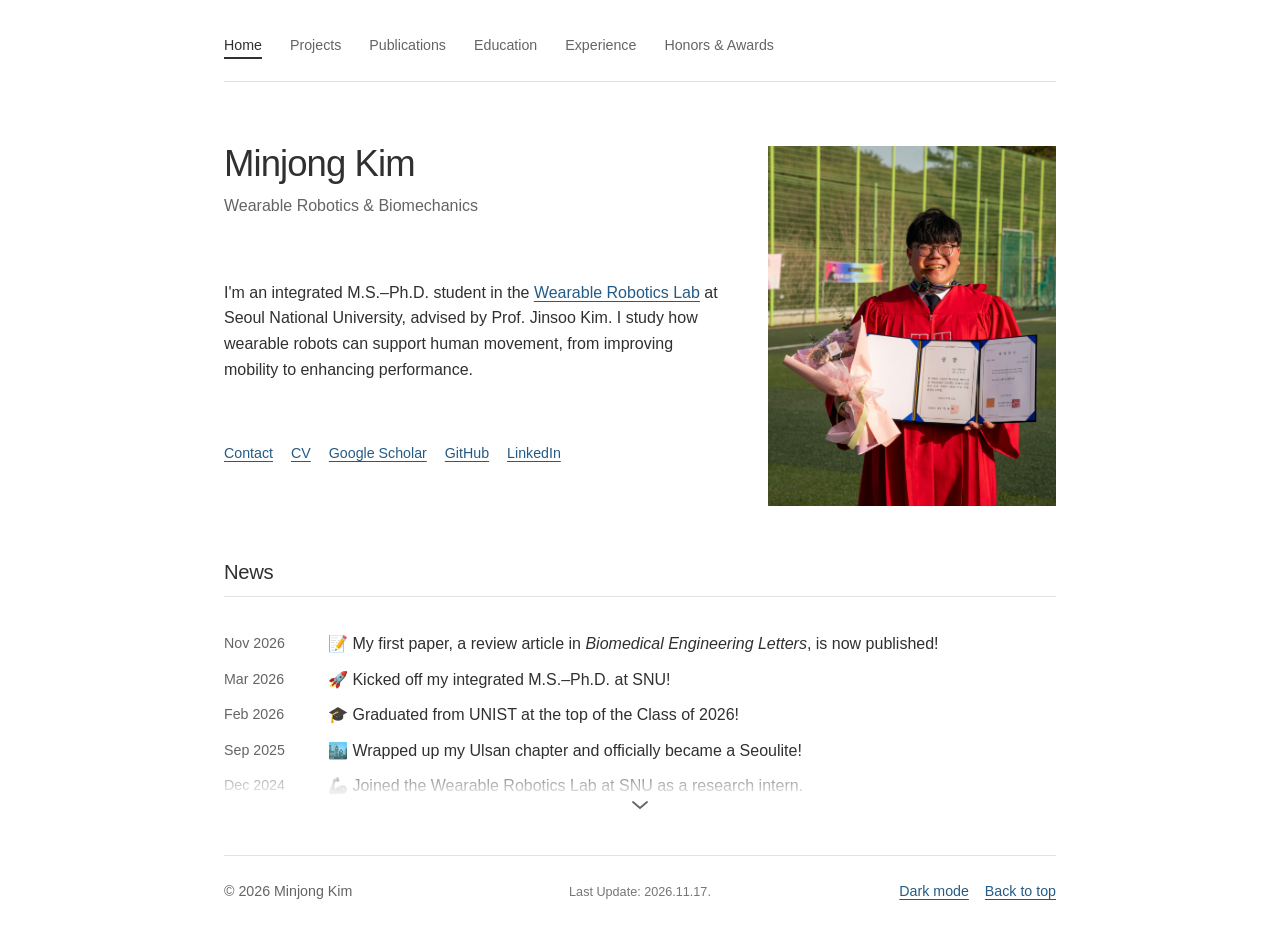
<file: index.html>
<!DOCTYPE html>
<html lang="en">
<head>
    <meta charset="UTF-8">
    <meta name="viewport" content="width=device-width, initial-scale=1.0">
    <meta name="description" content="Minjong Kim — wearable robotics, gait analysis, and biomechanics. Introduction and news.">
    <meta name="color-scheme" content="light dark">
    <title>Minjong Kim</title>
    <link rel="stylesheet" href="css/style.css">
    <script src="js/theme.js"></script>
    <script src="js/main.js" defer></script>
</head>
<body>
    <a class="skip-link" href="#main">Skip to content</a>
    <div class="page">
        <header class="site-header">
            <nav aria-label="Main navigation">
                <a href="index.html" aria-current="page">Home</a>
                <a href="projects.html">Projects</a>
                <a href="publications.html">Publications</a>
                <a href="education.html">Education</a>
                <a href="experience.html">Experience</a>
                <a href="honors.html">Honors &amp; Awards</a>
            </nav>
        </header>

        <main id="main" tabindex="-1">
            <section id="about" class="about" aria-labelledby="name">
                <div class="profile-heading">
                    <h1 id="name">Minjong Kim</h1>
                    <p class="research-area">Wearable Robotics &amp; Biomechanics</p>
                </div>
                <img class="portrait" src="images/profile2.jpg" alt="Minjong Kim" width="2515" height="3354">
                <div class="bio">
                    <p>I'm an integrated M.S.–Ph.D. student in the <a href="https://sites.google.com/snu.ac.kr/jkim/" target="_blank" rel="noopener">Wearable Robotics Lab</a> at 
                        Seoul National University, advised by Prof. Jinsoo Kim. I study how wearable robots can support human movement, from improving mobility to enhancing performance.</p>
                </div>
                <ul class="contact-links" aria-label="Contact and profiles">
                    <li><a href="mailto:minjong.kim@snu.ac.kr">Contact</a></li>
                    <li><a href="Minjong_Kim_CV.pdf">CV</a></li>
                    <li><a href="https://scholar.google.com/citations?user=ekCDdzYAAAAJ&amp;hl=en">Google Scholar</a></li>
                    <li><a href="https://github.com/kmj2">GitHub</a></li>
                    <li><a href="https://www.linkedin.com/in/kimminjong/">LinkedIn</a></li>
                </ul>
                
            </section>

            <section id="news" aria-labelledby="news-title">
                <h2 id="news-title">News</h2>
                <ul class="news-list">
                    <li class="dated-entry"><time class="entry-date" datetime="2026-11">Nov 2026</time><p>📝 My first paper, a review article in <em>Biomedical Engineering Letters</em>, is now published! </p></li>
                    <li class="dated-entry"><time class="entry-date" datetime="2026-03">Mar 2026</time><p>🚀 Kicked off my integrated M.S.–Ph.D. at SNU!</p></li>
                    <li class="dated-entry"><time class="entry-date" datetime="2026-03">Feb 2026</time><p>🎓 Graduated from UNIST at the top of the Class of 2026!</p></li>
                    <li class="dated-entry"><time class="entry-date" datetime="2025-12">Sep 2025</time><p>🏙️ Wrapped up my Ulsan chapter and officially became a Seoulite!</p></li>
                    <li class="dated-entry"><time class="entry-date" datetime="2024-12">Dec 2024</time><p>🦾 Joined the Wearable Robotics Lab at SNU as a research intern.</p></li>
                    <li class="dated-entry"><time class="entry-date" datetime="2024-05">May 2024</time><p>🌴 Attended the KSNVE 2024 Spring Conference in Jeju!</p></li>
                    <li class="dated-entry"><time class="entry-date" datetime="2024-01">Jan 2024</time><p>🤩 Joined the ErgoLab at UNIST, my very first research lab!</p></li>
                </ul>
            </section>
        </main>

        <footer class="site-footer">
            <p>© <span id="copyright-year">2026</span> Minjong Kim</p>
            <p class="footer-update">Last Update: <time datetime="2026-11-17">2026.11.17.</time></p>
            <div class="footer-links">
                <button type="button" class="text-button" id="theme-toggle" aria-pressed="false" hidden>Dark mode</button>
                <a href="#main">Back to top</a>
            </div>
        </footer>
    </div>
</body>
</html>
</file>
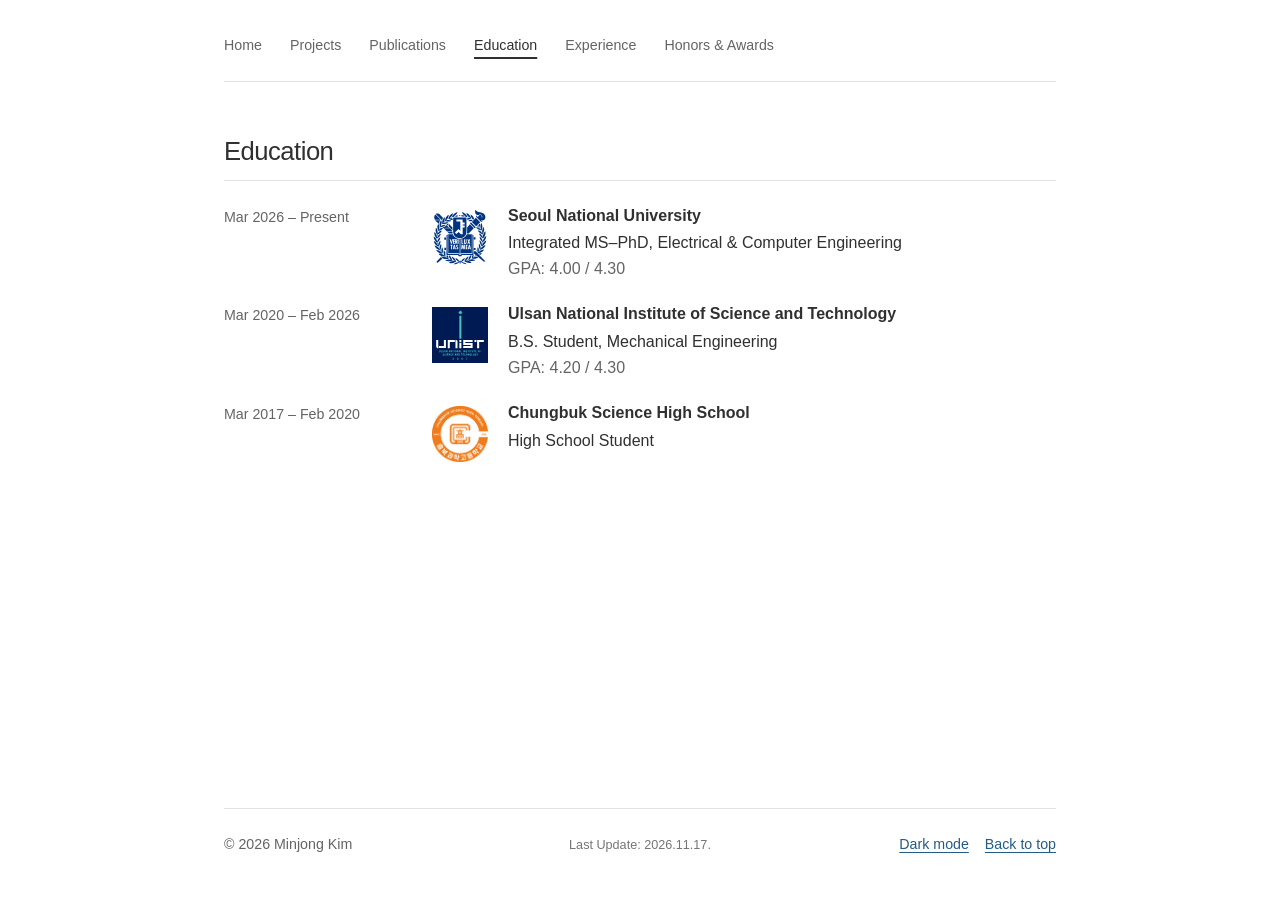
<file: education.html>
<!DOCTYPE html>
<html lang="en">
<head>
    <meta charset="UTF-8">
    <meta name="viewport" content="width=device-width, initial-scale=1.0">
    <meta name="description" content="Minjong Kim’s education in mechanical engineering and electrical and computer engineering.">
    <meta name="color-scheme" content="light dark">
    <title>Education | Minjong Kim</title>
    <link rel="stylesheet" href="css/style.css">
    <script src="js/theme.js"></script>
    <script src="js/main.js" defer></script>
</head>
<body>
    <a class="skip-link" href="#main">Skip to content</a>
    <div class="page">
        <header class="site-header">
            <nav aria-label="Main navigation">
                <a href="index.html">Home</a>
                <a href="projects.html">Projects</a>
                <a href="publications.html">Publications</a>
                <a href="education.html" aria-current="page">Education</a>
                <a href="experience.html">Experience</a>
                <a href="honors.html">Honors &amp; Awards</a>
            </nav>
        </header>

        <main id="main" tabindex="-1">
            <section id="education" aria-labelledby="education-title">
                <h1 id="education-title" class="page-title">Education</h1>
                <div class="dated-entry">
                    <p class="entry-date">Mar 2026 – Present</p>
                    <div class="school-content">
                        <img class="school-logo" src="images/snu-logo.svg" alt="" width="2000" height="2000">
                        <div class="school-details"><h2 class="entry-title">Seoul National University</h2><p>Integrated MS–PhD, Electrical &amp; Computer Engineering</p><p class="secondary">GPA: 4.00 / 4.30</p></div>
                    </div>
                </div>
                <div class="dated-entry">
                    <p class="entry-date">Mar 2020 – Feb 2026</p>
                    <div class="school-content">
                        <img class="school-logo" src="images/unist-logo.svg" alt="" width="2000" height="2000">
                        <div class="school-details"><h2 class="entry-title">Ulsan National Institute of Science and Technology</h2><p>B.S. Student, Mechanical Engineering</p><p class="secondary">GPA: 4.20 / 4.30</p></div>
                    </div>
                </div>
                <div class="dated-entry">
                    <p class="entry-date">Mar 2017 – Feb 2020</p>
                    <div class="school-content">
                        <img class="school-logo" src="images/cbsh-logo.png" alt="" width="300" height="300">
                        <div class="school-details"><h2 class="entry-title">Chungbuk Science High School</h2><p>High School Student</p></div>
                    </div>
                </div>
            </section>
        </main>

        <footer class="site-footer">
            <p>© <span id="copyright-year">2026</span> Minjong Kim</p>
            <p class="footer-update">Last Update: <time datetime="2026-11-17">2026.11.17.</time></p>
            <div class="footer-links">
                <button type="button" class="text-button" id="theme-toggle" aria-pressed="false" hidden>Dark mode</button>
                <a href="#main">Back to top</a>
            </div>
        </footer>
    </div>
</body>
</html>
</file>
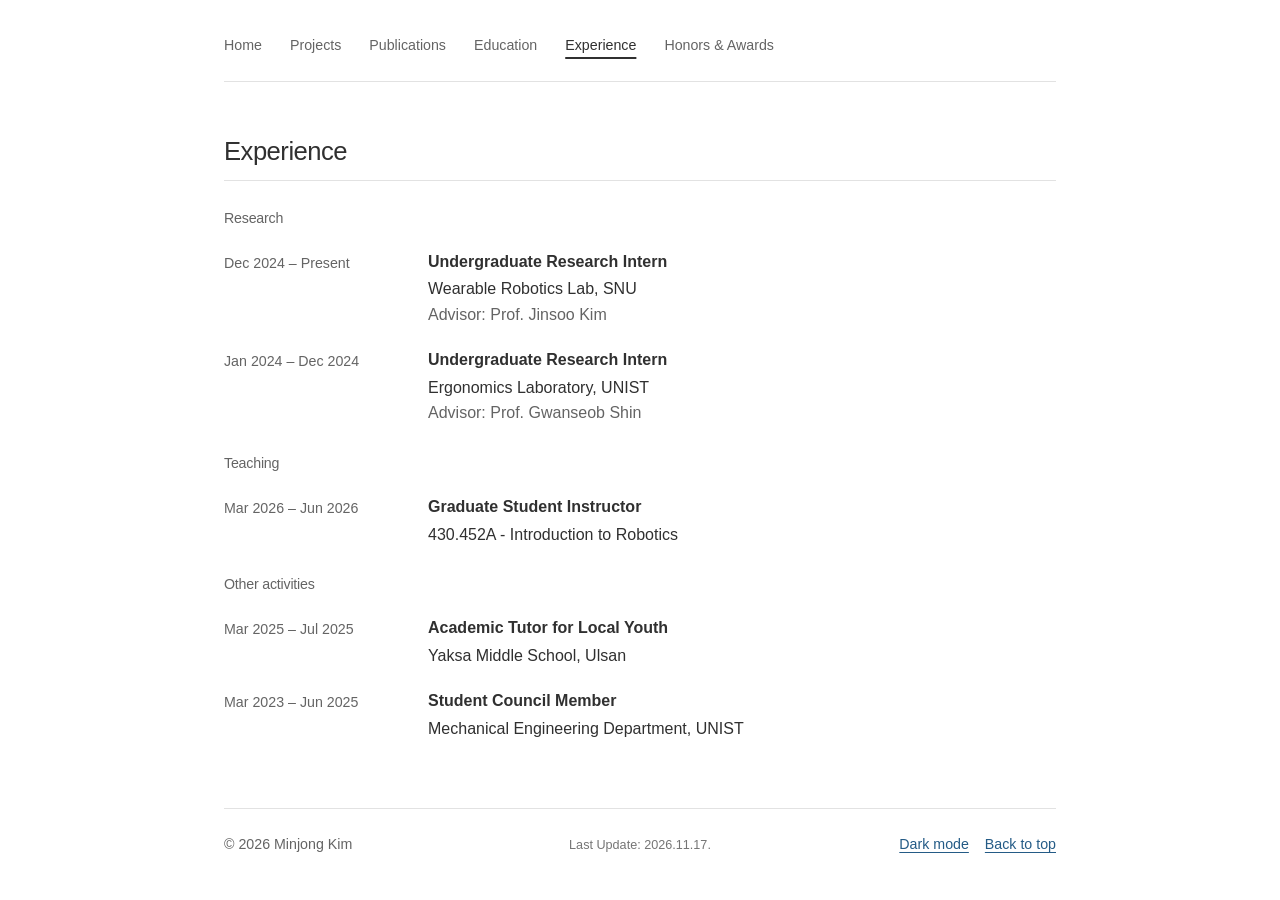
<file: experience.html>
<!DOCTYPE html>
<html lang="en">
<head>
    <meta charset="UTF-8">
    <meta name="viewport" content="width=device-width, initial-scale=1.0">
    <meta name="description" content="Minjong Kim’s research experience and other activities.">
    <meta name="color-scheme" content="light dark">
    <title>Experience | Minjong Kim</title>
    <link rel="stylesheet" href="css/style.css">
    <script src="js/theme.js"></script>
    <script src="js/main.js" defer></script>
</head>
<body>
    <a class="skip-link" href="#main">Skip to content</a>
    <div class="page">
        <header class="site-header">
            <nav aria-label="Main navigation">
                <a href="index.html">Home</a>
                <a href="projects.html">Projects</a>
                <a href="publications.html">Publications</a>
                <a href="education.html">Education</a>
                <a href="experience.html" aria-current="page">Experience</a>
                <a href="honors.html">Honors &amp; Awards</a>
            </nav>
        </header>

        <main id="main" tabindex="-1">
            <section id="experience" aria-labelledby="experience-title">
                <h1 id="experience-title" class="page-title">Experience</h1>
                <h2 class="subheading">Research</h2>
                <div class="dated-entry">
                    <p class="entry-date">Dec 2024 – Present</p>
                    <div><h3>Undergraduate Research Intern</h3><p>Wearable Robotics Lab, SNU</p><p class="secondary">Advisor: Prof. Jinsoo Kim</p></div>
                </div>
                <div class="dated-entry">
                    <p class="entry-date">Jan 2024 – Dec 2024</p>
                    <div><h3>Undergraduate Research Intern</h3><p>Ergonomics Laboratory, UNIST</p><p class="secondary">Advisor: Prof. Gwanseob Shin</p></div>
                </div>
                <h2 class="subheading">Teaching</h2>
                <div class="dated-entry">
                    <p class="entry-date">Mar 2026 – Jun 2026</p>
                    <div><h3>Graduate Student Instructor</h3><p>430.452A - Introduction to Robotics</p></div>
                </div>
                <h2 class="subheading">Other activities</h2>
                <div class="dated-entry">
                    <p class="entry-date">Mar 2025 – Jul 2025</p>
                    <div><h3>Academic Tutor for Local Youth</h3><p>Yaksa Middle School, Ulsan</p></div>
                </div>
                <div class="dated-entry">
                    <p class="entry-date">Mar 2023 – Jun 2025</p>
                    <div><h3>Student Council Member</h3><p>Mechanical Engineering Department, UNIST</p></div>
                </div>
            </section>
        </main>

        <footer class="site-footer">
            <p>© <span id="copyright-year">2026</span> Minjong Kim</p>
            <p class="footer-update">Last Update: <time datetime="2026-11-17">2026.11.17.</time></p>
            <div class="footer-links">
                <button type="button" class="text-button" id="theme-toggle" aria-pressed="false" hidden>Dark mode</button>
                <a href="#main">Back to top</a>
            </div>
        </footer>
    </div>
</body>
</html>
</file>
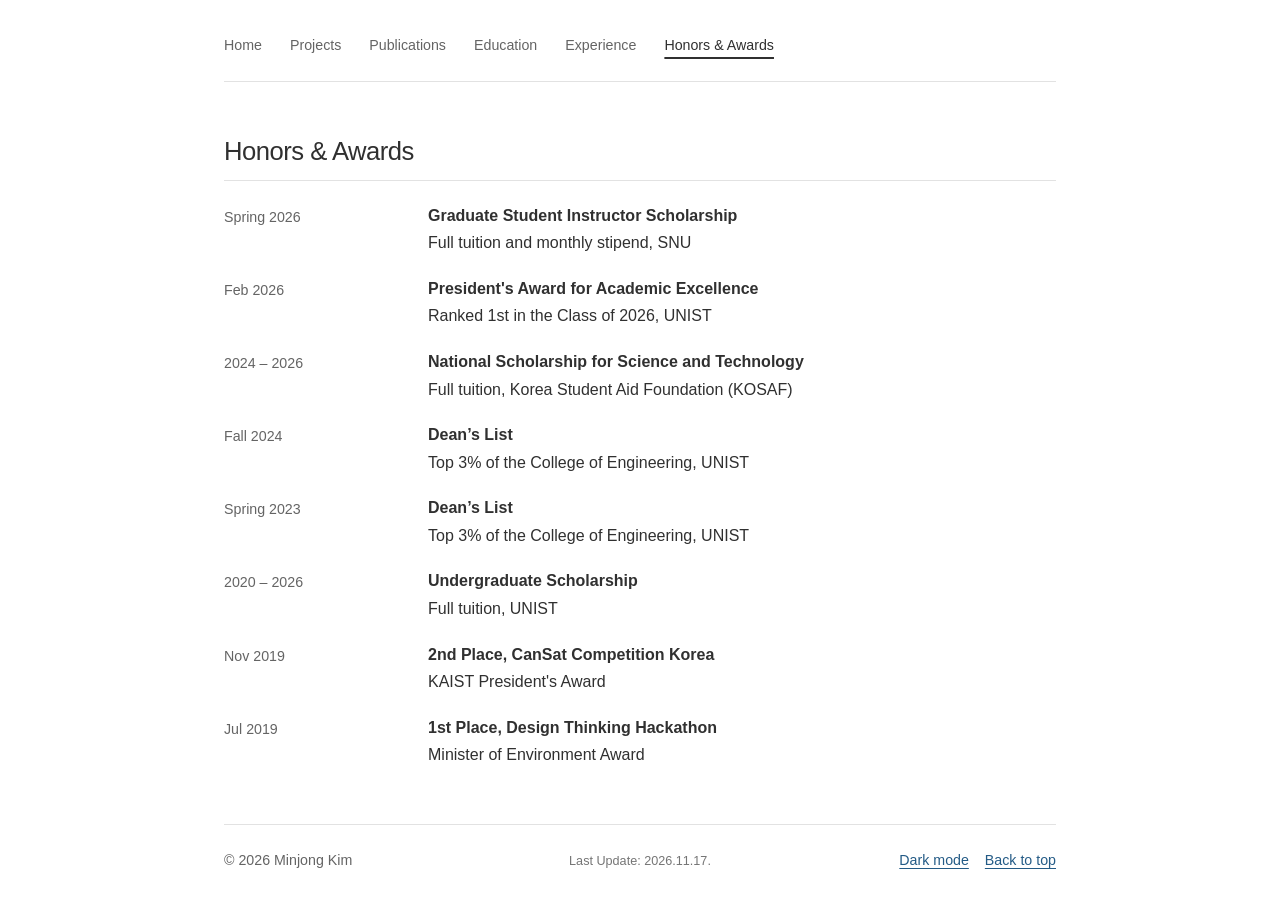
<file: honors.html>
<!DOCTYPE html>
<html lang="en">
<head>
    <meta charset="UTF-8">
    <meta name="viewport" content="width=device-width, initial-scale=1.0">
    <meta name="description" content="Minjong Kim’s honors, awards, and scholarships.">
    <meta name="color-scheme" content="light dark">
    <title>Honors &amp; Awards | Minjong Kim</title>
    <link rel="stylesheet" href="css/style.css">
    <script src="js/theme.js"></script>
    <script src="js/main.js" defer></script>
</head>
<body>
    <a class="skip-link" href="#main">Skip to content</a>
    <div class="page">
        <header class="site-header">
            <nav aria-label="Main navigation">
                <a href="index.html">Home</a>
                <a href="projects.html">Projects</a>
                <a href="publications.html">Publications</a>
                <a href="education.html">Education</a>
                <a href="experience.html">Experience</a>
                <a href="honors.html" aria-current="page">Honors &amp; Awards</a>
            </nav>
        </header>

        <main id="main" tabindex="-1">
            <section id="honors" aria-labelledby="honors-title">
                <h1 id="honors-title" class="page-title">Honors &amp; Awards</h1>
                <ul class="honors-list">
                    <li class="dated-entry"><p class="entry-date">Spring 2026</p><div><h2 class="entry-title">Graduate Student Instructor Scholarship</h2><p>Full tuition and monthly stipend, SNU</p></div></li>
                    <li class="dated-entry"><p class="entry-date">Feb 2026</p><div><h2 class="entry-title">President's Award for Academic Excellence</h2><p>Ranked 1st in the Class of 2026, UNIST</p></div></li>
                    <li class="dated-entry"><p class="entry-date">2024 – 2026</p><div><h2 class="entry-title">National Scholarship for Science and Technology</h2><p>Full tuition, Korea Student Aid Foundation (KOSAF)</p></div></li>
                    <li class="dated-entry"><p class="entry-date">Fall 2024</p><div><h2 class="entry-title">Dean’s List</h2><p>Top 3% of the College of Engineering, UNIST</p></div></li>
                    <li class="dated-entry"><p class="entry-date">Spring 2023</p><div><h2 class="entry-title">Dean’s List</h2><p>Top 3% of the College of Engineering, UNIST</p></div></li>
                    <li class="dated-entry"><p class="entry-date">2020 – 2026</p><div><h2 class="entry-title">Undergraduate Scholarship</h2><p>Full tuition, UNIST</p></div></li>
                    <li class="dated-entry"><p class="entry-date">Nov 2019</p><div><h2 class="entry-title">2nd Place, CanSat Competition Korea</h2><p>KAIST President's Award</p></div></li>
                    <li class="dated-entry"><p class="entry-date">Jul 2019</p><div><h2 class="entry-title">1st Place, Design Thinking Hackathon</h2><p>Minister of Environment Award</p></div></li>
                </ul>
            </section>
        </main>

        <footer class="site-footer">
            <p>© <span id="copyright-year">2026</span> Minjong Kim</p>
            <p class="footer-update">Last Update: <time datetime="2026-11-17">2026.11.17.</time></p>
            <div class="footer-links">
                <button type="button" class="text-button" id="theme-toggle" aria-pressed="false" hidden>Dark mode</button>
                <a href="#main">Back to top</a>
            </div>
        </footer>
    </div>
</body>
</html>
</file>
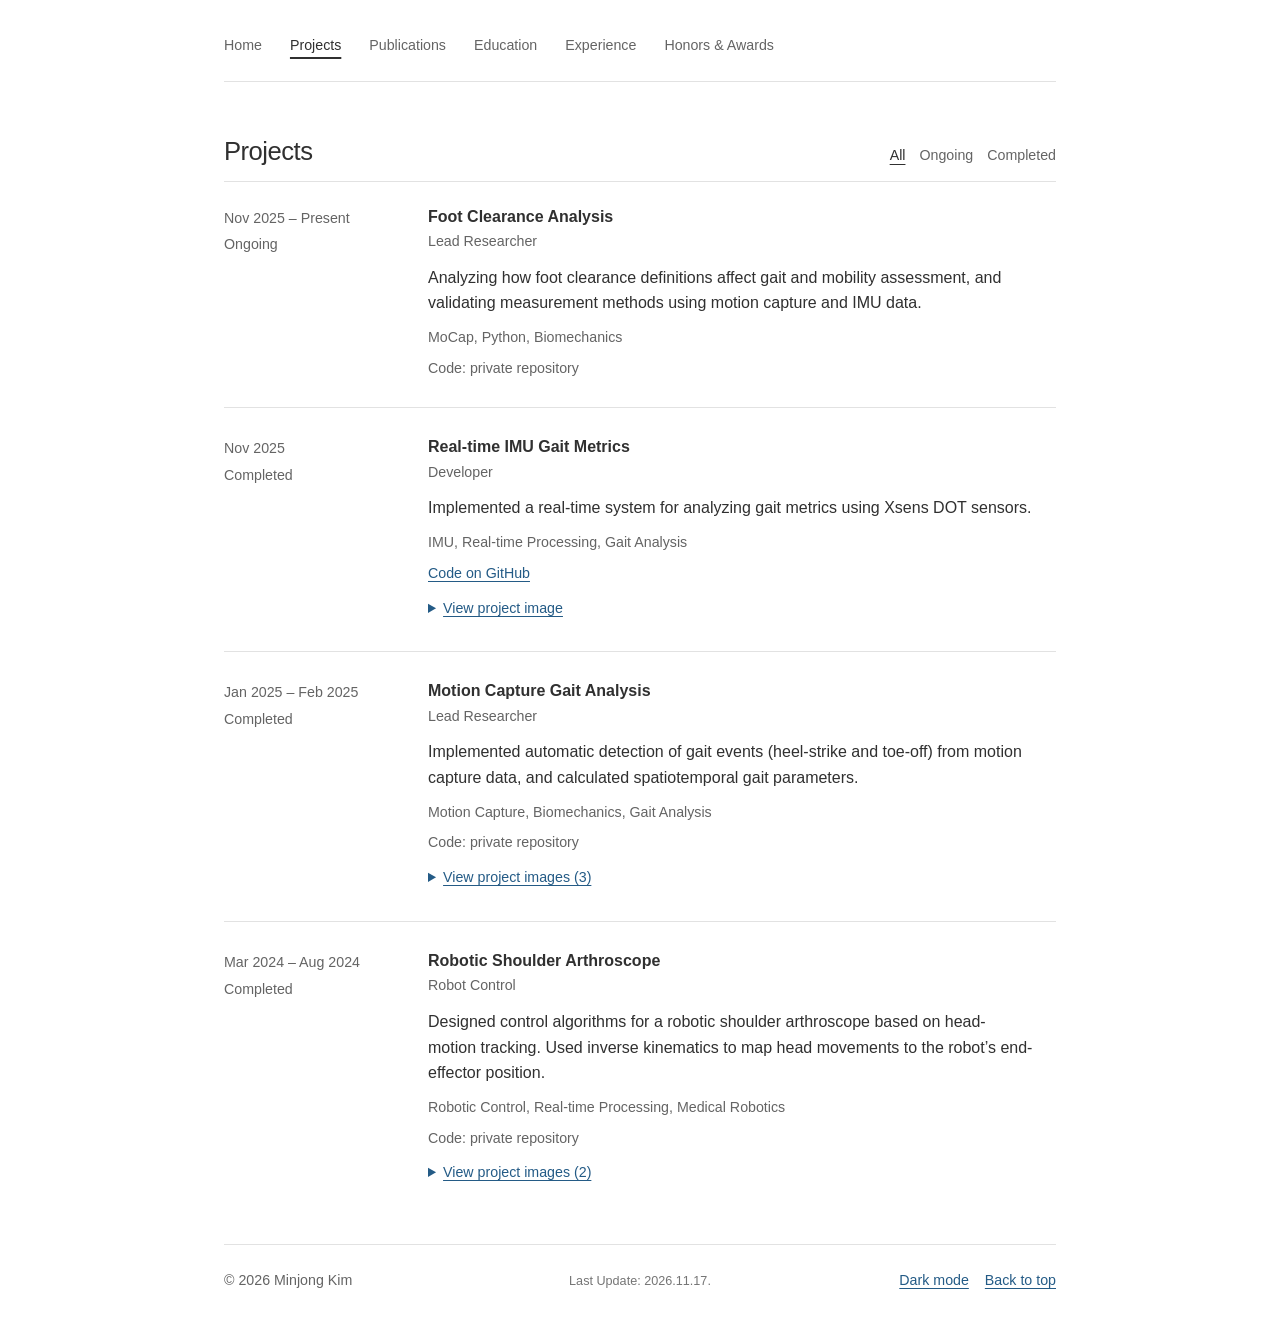
<file: projects.html>
<!DOCTYPE html>
<html lang="en">
<head>
    <meta charset="UTF-8">
    <meta name="viewport" content="width=device-width, initial-scale=1.0">
    <meta name="description" content="Minjong Kim’s research projects in wearable robotics, gait analysis, and biomechanics.">
    <meta name="color-scheme" content="light dark">
    <title>Projects | Minjong Kim</title>
    <link rel="stylesheet" href="css/style.css">
    <script src="js/theme.js"></script>
    <script src="js/main.js" defer></script>
</head>
<body>
    <a class="skip-link" href="#main">Skip to content</a>
    <div class="page">
        <header class="site-header">
            <nav aria-label="Main navigation">
                <a href="index.html">Home</a>
                <a href="projects.html" aria-current="page">Projects</a>
                <a href="publications.html">Publications</a>
                <a href="education.html">Education</a>
                <a href="experience.html">Experience</a>
                <a href="honors.html">Honors &amp; Awards</a>
            </nav>
        </header>

        <main id="main" tabindex="-1">
            <section id="projects" aria-labelledby="projects-title">
                <div class="section-heading">
                    <h1 id="projects-title" class="page-title">Projects</h1>
                    <div class="project-filters" role="group" aria-label="Filter projects" hidden>
                        <button type="button" class="filter-button" data-filter="all" aria-pressed="true">All</button>
                        <button type="button" class="filter-button" data-filter="ongoing" aria-pressed="false">Ongoing</button>
                        <button type="button" class="filter-button" data-filter="completed" aria-pressed="false">Completed</button>
                    </div>
                </div>
                <p id="filter-status" class="sr-only" role="status"></p>
                <article class="project" data-status="ongoing">
                    <div class="project-period">
                        <p class="entry-date">Nov 2025 – Present</p>
                        <p class="project-status">Ongoing</p>
                    </div>
                    <div class="project-content">
                        <h2 class="entry-title">Foot Clearance Analysis</h2>
                        <p class="project-meta">Lead Researcher</p>
                        <p>Analyzing how foot clearance definitions affect gait and mobility assessment, and validating measurement methods using motion capture and IMU data.</p>
                        <p class="project-topics">MoCap, Python, Biomechanics</p>
                        <p class="project-links secondary">Code: private repository</p>
                    </div>
                </article>
                <article class="project" data-status="completed">
                    <div class="project-period">
                        <p class="entry-date">Nov 2025</p>
                        <p class="project-status">Completed</p>
                    </div>
                    <div class="project-content">
                        <h2 class="entry-title">Real-time IMU Gait Metrics</h2>
                        <p class="project-meta">Developer</p>
                        <p>Implemented a real-time system for analyzing gait metrics using Xsens DOT sensors.</p>
                        <p class="project-topics">IMU, Real-time Processing, Gait Analysis</p>
                        <p class="project-links"><a href="https://github.com/kmj2/Real-Time_IMU_Gait_Metric">Code on GitHub</a></p>
                        <details class="project-figures">
                            <summary>View project image</summary>
                            <div class="figure-list">
                                <figure class="gallery-slide"><img src="images/project-imu_demo1.png" alt="Real-time gait metrics application using IMU sensor data" width="2163" height="1622" loading="lazy"></figure>
                            </div>
                        </details>
                    </div>
                </article>
                <article class="project" data-status="completed">
                    <div class="project-period">
                        <p class="entry-date">Jan 2025 – Feb 2025</p>
                        <p class="project-status">Completed</p>
                    </div>
                    <div class="project-content">
                        <h2 class="entry-title">Motion Capture Gait Analysis</h2>
                        <p class="project-meta">Lead Researcher</p>
                        <p>Implemented automatic detection of gait events (heel-strike and toe-off) from motion capture data, and calculated spatiotemporal gait parameters.</p>
                        <p class="project-topics">Motion Capture, Biomechanics, Gait Analysis</p>
                        <p class="project-links secondary">Code: private repository</p>
                        <details class="project-figures">
                            <summary>View project images (3)</summary>
                            <div class="figure-list">
                                <figure class="gallery-slide"><img src="images/project-moga1.png" alt="Motion capture gait analysis, figure 1" loading="lazy"></figure>
                                <figure class="gallery-slide"><img src="images/project-moga2.png" alt="Motion capture gait analysis, figure 2" loading="lazy"></figure>
                                <figure class="gallery-slide"><img src="images/project-moga3.png" alt="Motion capture gait analysis, figure 3" loading="lazy"></figure>
                            </div>
                        </details>
                    </div>
                </article>
                <article class="project" data-status="completed">
                    <div class="project-period">
                        <p class="entry-date">Mar 2024 – Aug 2024</p>
                        <p class="project-status">Completed</p>
                    </div>
                    <div class="project-content">
                        <h2 class="entry-title">Robotic Shoulder Arthroscope</h2>
                        <p class="project-meta">Robot Control</p>
                        <p>Designed control algorithms for a robotic shoulder arthroscope based on head-motion tracking. Used inverse kinematics to map head movements to the robot’s end-effector position.</p>
                        <p class="project-topics">Robotic Control, Real-time Processing, Medical Robotics</p>
                        <p class="project-links secondary">Code: private repository</p>
                        <details class="project-figures">
                            <summary>View project images (2)</summary>
                            <div class="figure-list">
                                <figure class="gallery-slide"><img src="images/project-BTS1.png" alt="Robotic shoulder arthroscope project, figure 1" loading="lazy"></figure>
                                <figure class="gallery-slide"><img src="images/project-BTS2.png" alt="Robotic shoulder arthroscope project, figure 2" loading="lazy"></figure>
                            </div>
                        </details>
                    </div>
                </article>
            </section>
        </main>

        <footer class="site-footer">
            <p>© <span id="copyright-year">2026</span> Minjong Kim</p>
            <p class="footer-update">Last Update: <time datetime="2026-11-17">2026.11.17.</time></p>
            <div class="footer-links">
                <button type="button" class="text-button" id="theme-toggle" aria-pressed="false" hidden>Dark mode</button>
                <a href="#main">Back to top</a>
            </div>
        </footer>
    </div>
</body>
</html>
</file>
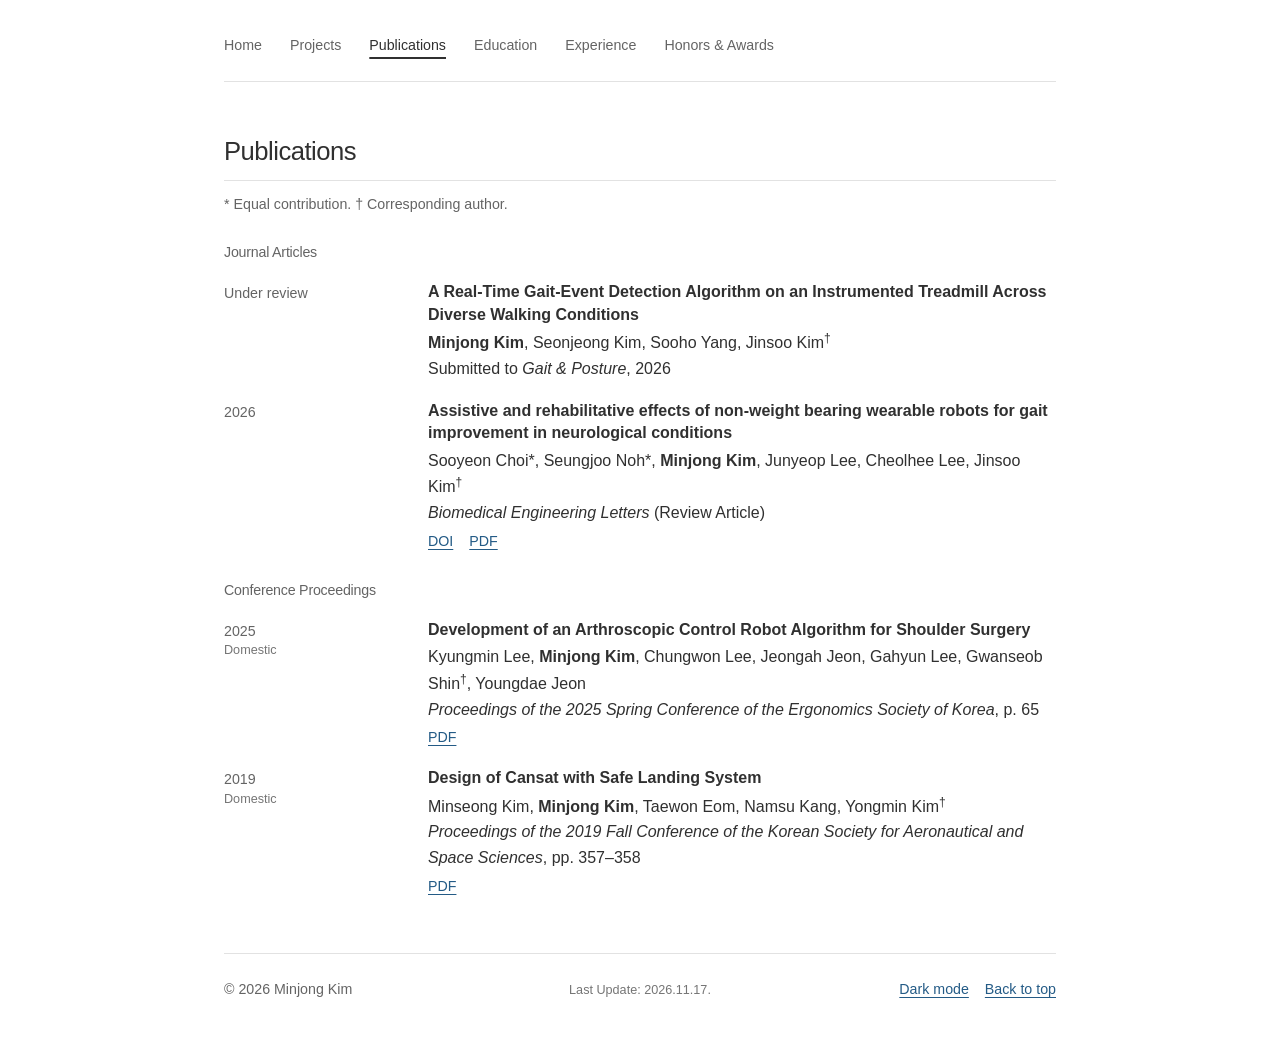
<file: publications.html>
<!DOCTYPE html>
<html lang="en">
<head>
    <meta charset="UTF-8">
    <meta name="viewport" content="width=device-width, initial-scale=1.0">
    <meta name="description" content="Minjong Kim’s publications: journal articles, conference papers, and preprints.">
    <meta name="color-scheme" content="light dark">
    <title>Publications | Minjong Kim</title>
    <link rel="stylesheet" href="css/style.css">
    <script src="js/theme.js"></script>
    <script src="js/main.js" defer></script>
</head>
<body>
    <a class="skip-link" href="#main">Skip to content</a>
    <div class="page">
        <header class="site-header">
            <nav aria-label="Main navigation">
                <a href="index.html">Home</a>
                <a href="projects.html">Projects</a>
                <a href="publications.html" aria-current="page">Publications</a>
                <a href="education.html">Education</a>
                <a href="experience.html">Experience</a>
                <a href="honors.html">Honors &amp; Awards</a>
            </nav>
        </header>

        <main id="main" tabindex="-1">
            <section id="publications" aria-labelledby="publications-title">
                <h1 id="publications-title" class="page-title">Publications</h1>
                <p class="secondary pub-note">* Equal contribution. † Corresponding author.</p>

                <!--
                  Entry template: copy inside the matching <ul class="pub-list">, newest first.
                  Put works not yet published at the top of their section with
                  <p class="entry-date">Under review</p> (or "In preparation").
                  Conference entries: add <span class="pub-tag">Domestic</span> or "International" after the year.

                  <li class="dated-entry pub">
                      <p class="entry-date">2026</p>
                      <div>
                          <h3 class="entry-title">Paper title</h3>
                          <p class="pub-authors"><strong>Minjong Kim</strong>, Co-author A, Co-author B</p>
                          <p class="pub-venue"><em>Journal or Conference Name</em>, vol. 1, pp. 1–10</p>
                          <p class="pub-links"><a href="#">PDF</a> <a href="#">DOI</a> <a href="#">Code</a> <a href="#">Slides</a></p>
                      </div>
                  </li>
                -->

                <h2 class="subheading">Journal Articles</h2>
                <ul class="pub-list" aria-label="Journal articles">
                    <li class="dated-entry pub">
                        <p class="entry-date">Under review</p>
                        <div>
                            <h3 class="entry-title">A Real-Time Gait-Event Detection Algorithm on an Instrumented Treadmill Across Diverse Walking Conditions</h3>
                            <p class="pub-authors"><strong>Minjong Kim</strong>, Seonjeong Kim, Sooho Yang, Jinsoo Kim<sup>†</sup></p>
                            <p class="pub-venue">Submitted to <em>Gait &amp; Posture</em>, 2026</p>
                        </div>
                    </li>
                    <li class="dated-entry pub">
                        <p class="entry-date">2026</p>
                        <div>
                            <h3 class="entry-title">Assistive and rehabilitative effects of non-weight bearing wearable robots for gait improvement in neurological conditions</h3>
                            <p class="pub-authors">Sooyeon Choi*, Seungjoo Noh*, <strong>Minjong Kim</strong>, Junyeop Lee, Cheolhee Lee, Jinsoo Kim<sup>†</sup></p>
                            <p class="pub-venue"><em>Biomedical Engineering Letters</em> (Review Article)</p>
                            <p class="pub-links"><a href="https://doi.org/10.1007/s13534-026-00631-7">DOI</a> <a href="papers/2026_BMEL_nwb-wearable-robots-review.pdf">PDF</a></p>
                        </div>
                    </li>
                </ul>

                <h2 class="subheading">Conference Proceedings</h2>
                <ul class="pub-list" aria-label="Conference proceedings">
                    <li class="dated-entry pub">
                        <p class="entry-date">2025<span class="pub-tag">Domestic</span></p>
                        <div>
                            <h3 class="entry-title">Development of an Arthroscopic Control Robot Algorithm for Shoulder Surgery</h3>
                            <p class="pub-authors">Kyungmin Lee, <strong>Minjong Kim</strong>, Chungwon Lee, Jeongah Jeon, Gahyun Lee, Gwanseob Shin<sup>†</sup>, Youngdae Jeon</p>
                            <p class="pub-venue"><em>Proceedings of the 2025 Spring Conference of the Ergonomics Society of Korea</em>, p. 65</p>
                            <p class="pub-links"><a href="papers/2025_ESK_arthroscopic-control-robot.pdf">PDF</a></p>
                        </div>
                    </li>
                    <li class="dated-entry pub">
                        <p class="entry-date">2019<span class="pub-tag">Domestic</span></p>
                        <div>
                            <h3 class="entry-title">Design of Cansat with Safe Landing System</h3>
                            <p class="pub-authors">Minseong Kim, <strong>Minjong Kim</strong>, Taewon Eom, Namsu Kang, Yongmin Kim<sup>†</sup></p>
                            <p class="pub-venue"><em>Proceedings of the 2019 Fall Conference of the Korean Society for Aeronautical and Space Sciences</em>, pp. 357–358</p>
                            <p class="pub-links"><a href="papers/2019_KSAS_cansat-safe-landing.pdf">PDF</a></p>
                        </div>
                    </li>
                </ul>
            </section>
        </main>

        <footer class="site-footer">
            <p>© <span id="copyright-year">2026</span> Minjong Kim</p>
            <p class="footer-update">Last Update: <time datetime="2026-11-17">2026.11.17.</time></p>
            <div class="footer-links">
                <button type="button" class="text-button" id="theme-toggle" aria-pressed="false" hidden>Dark mode</button>
                <a href="#main">Back to top</a>
            </div>
        </footer>
    </div>
</body>
</html>
</file>
<file: css/style.css>
/* A quiet, document-like layout for a personal academic homepage. */
:root {
    color-scheme: light;
    --background: #fff;
    --text: #303030;
    --secondary: #646464;
    --muted: #757575;
    --link: #245b86;
    --rule: #e2e2e2;
    --control-border: #858585;
    --surface: #f5f5f5;
    --font: -apple-system, BlinkMacSystemFont, "Segoe UI", Arial, sans-serif;
    --small: 0.889rem;
    --body: 1rem;
    --heading: 1.266rem;
    --title: 2.281rem;
    --date-column: 10.75rem;
    --column-gap: 2rem;
    --header-height: 9rem;
    --gallery-surface: #f2f3f4;
    --gallery-control: rgb(20 25 30 / 52%);
    --gallery-control-border: rgb(255 255 255 / 22%);
    --gallery-control-ink: #fff;
    --gallery-arrow-surface: rgb(255 255 255 / 82%);
    --gallery-arrow-border: rgb(255 255 255 / 65%);
    --gallery-arrow-ink: #343a40;
    --gallery-arrow-shadow: 0 1px 5px rgb(0 0 0 / 12%), 0 0 0 1px rgb(0 0 0 / 5%);
}

:root[data-theme="dark"] {
    color-scheme: dark;
    --background: #202020;
    --text: #e6e6e6;
    --secondary: #b3b3b3;
    --muted: #919191;
    --link: #9dc4e3;
    --rule: #484848;
    --control-border: #959595;
    --surface: #292929;
    --gallery-surface: #17191c;
}

* { box-sizing: border-box; }
html { scroll-padding-top: calc(var(--header-height) + 1rem); }
body { margin: 0; background: var(--background); color: var(--text); font-family: var(--font); font-size: var(--body); line-height: 1.6; }
button, input, textarea { font: inherit; }
button, summary { cursor: pointer; }
button { color: inherit; }
button:disabled { cursor: wait; }
a { color: var(--link); text-underline-offset: 0.18em; text-decoration-thickness: 1px; }
a:hover, .text-button:hover { text-decoration-thickness: 2px; }
:focus-visible { outline: 2px solid var(--link); outline-offset: 4px; }
/* This anchor target is a landmark, not an interactive panel. */
main:focus { outline: none; }
p, h1, h2, h3, h4, ul { margin: 0; }
h1, h2, h3, h4 { line-height: 1.4; font-weight: 500; text-wrap: pretty; }
h1 { font-size: var(--title); letter-spacing: -0.025em; overflow-wrap: anywhere; }
h2 { font-size: var(--heading); margin-bottom: 1.5rem; letter-spacing: -0.015em; }
h3, h4 { font-size: var(--body); font-weight: 600; }
.entry-title { font-size: var(--body); font-weight: 600; letter-spacing: normal; }
.page-title { font-size: 1.602rem; letter-spacing: -0.02em; margin-bottom: 1.5rem; }
img { display: block; max-width: 100%; height: auto; }
[hidden] { display: none !important; }
.secondary, .entry-date, .project-meta, .project-topics { color: var(--secondary); }
.page { max-width: 56rem; min-height: 100svh; display: flex; flex-direction: column; margin-inline: auto; padding: 0 2rem; }
main { flex: 1; min-width: 0; display: flow-root; }
.site-header { position: sticky; top: 0; z-index: 10; flex-shrink: 0; background: var(--background); padding-block: 1.75rem 1.125rem; border-bottom: 1px solid var(--rule); }
.site-header nav { display: flex; flex-wrap: wrap; column-gap: 1.75rem; row-gap: 0.125rem; }
.site-header a { display: inline-block; padding-block: 0.375rem; font-size: var(--small); color: var(--secondary); text-decoration: none; }
.site-header a:hover, .site-header a:focus-visible { color: var(--link); text-decoration: underline; }
.site-header a[aria-current="page"] { color: var(--text); text-decoration: underline; text-decoration-thickness: 2px; text-underline-offset: 0.5em; }
main > section { margin-top: 3.25rem; }
.about { display: grid; grid-template-columns: minmax(0, 1fr) 18rem; column-gap: 3rem; padding-top: 0.25rem; }
.profile-heading, .bio, .contact-links { grid-column: 1; }
.research-area { margin-top: 0.25rem; color: var(--secondary); }
.bio { margin-top: 1.5rem; max-width: 65ch; text-wrap: pretty; }
.bio p + p { margin-top: 1rem; }
.portrait { grid-column: 2; grid-row: 1 / 4; width: 18rem; aspect-ratio: 4 / 5; object-fit: cover; object-position: center 40%; margin-top: 0.5rem; }
.contact-links { display: flex; flex-wrap: wrap; gap: 0.25rem 1.125rem; list-style: none; padding: 0; margin-top: 1.125rem; font-size: var(--small); }
.contact-links a { display: inline-block; padding-block: 0.25rem; }
.interests { grid-column: 1 / -1; margin-top: 1.5rem; color: var(--secondary); font-size: var(--small); }
.interests span { color: var(--text); }
section > .page-title, #news > h2, .section-heading { padding-bottom: 0.625rem; border-bottom: 1px solid var(--rule); }
.dated-entry { display: grid; grid-template-columns: var(--date-column) minmax(0, 1fr); column-gap: var(--column-gap); margin-top: 1.375rem; }
.entry-date { font-size: var(--small); padding-top: 0.0625rem; font-variant-numeric: tabular-nums; line-height: 1.6; }
.dated-entry .entry-title, .dated-entry h3 { margin-bottom: 0.2rem; }
.school-content { display: flex; flex-wrap: wrap; align-items: flex-start; gap: 1rem; }
.school-logo { flex: 0 0 auto; width: 4rem; height: 4rem; padding: 0.25rem; object-fit: contain; background: #fff; }
.school-details { flex: 1 1 12rem; min-width: 0; }
.news-list, .honors-list, .pub-list { list-style: none; padding: 0; }
.news-list .dated-entry { margin-top: 0.625rem; }
@media (min-width: 601px) { .news-list .dated-entry { grid-template-columns: 5.5rem minmax(0, 1fr); column-gap: 1rem; } }
.news-window { position: relative; }
.news-scroll { overflow-y: auto; scrollbar-width: thin; scrollbar-color: var(--rule) transparent; scroll-padding-block: 2.5rem; }
.news-scroll .news-list { display: flow-root; }
.news-window::before, .news-window::after { content: ""; position: absolute; z-index: 1; inset-inline: 0; height: 2.5rem; pointer-events: none; }
.news-window::before { top: 0; background: linear-gradient(to bottom, var(--background), transparent); opacity: var(--news-fade-top, 0); }
.news-window::after { bottom: 0; background: linear-gradient(to top, var(--background), transparent); opacity: var(--news-fade-bottom, 0); }
.news-scroll:focus-visible { outline: none; }
.news-window:has(.news-scroll:focus-visible) { outline: 2px solid var(--link); outline-offset: 4px; }
.news-more { position: absolute; z-index: 2; bottom: -1.75rem; left: 50%; transform: translateX(-50%); display: grid; place-items: center; width: 4rem; height: 2.75rem; padding: 0; border: 0; border-radius: 0.5rem; background: none; color: var(--secondary); opacity: 0; pointer-events: none; }
/* A borderless scroll cue; its quiet hover surface stays inside the 44 px hit area. */
.news-more::before { content: ""; position: absolute; inset: 0.5rem 0; border-radius: inherit; background: var(--surface); opacity: 0; }
.news-more svg { position: relative; width: 1.5rem; height: 1.5rem; fill: none; stroke: currentColor; stroke-width: 1.8; stroke-linecap: round; stroke-linejoin: round; }
.news-more[data-visible="true"] { opacity: 1; pointer-events: auto; }
.news-more:hover, .news-more:focus-visible { color: var(--text); }
.news-more:focus-visible::before { opacity: 1; }
@media (hover: hover) {
    .news-more:hover::before { opacity: 1; }
}
@media (prefers-reduced-motion: no-preference) {
    .news-more { transition: opacity 150ms ease-out; }
    .news-more::before { transition: opacity 150ms ease-out; }
    .news-more svg { transition: transform 150ms ease-out; }
    .news-more:hover svg, .news-more:focus-visible svg { transform: translateY(2px); }
    .news-more:active svg { transform: translateY(3px); }
}
.section-heading { display: flex; flex-wrap: wrap; align-items: baseline; justify-content: space-between; gap: 0.5rem 1rem; margin-bottom: 1.5rem; }
.section-heading .page-title { margin: 0; }
.project-filters { display: flex; flex-wrap: wrap; gap: 0.875rem; }
.filter-button { background: none; border: 0; padding: 0.25rem 0; color: var(--secondary); font-size: var(--small); }
.filter-button[aria-pressed="true"] { color: var(--text); text-decoration: underline; text-underline-offset: 0.3em; }
.filter-button:hover { color: var(--link); }
.project { display: grid; grid-template-columns: var(--date-column) minmax(0, 1fr); column-gap: var(--column-gap); }
.project:not([hidden]) ~ .project:not([hidden]) { margin-top: 1.75rem; padding-top: 1.75rem; border-top: 1px solid var(--rule); }
.project .entry-title { margin-bottom: 0.125rem; }
.project-content { min-width: 0; }
.project-content > p:not([class]) { text-wrap: pretty; }
.project-status { font-size: var(--small); color: var(--secondary); margin-top: 0.25rem; }
.project-meta { font-size: var(--small); margin-bottom: 0.75rem; }
.project-topics { font-size: var(--small); margin-top: 0.625rem; }
.project-links, .project-figures { font-size: var(--small); margin-top: 0.5rem; }
summary { color: var(--link); width: fit-content; padding-block: 0.25rem; text-decoration: underline; text-underline-offset: 0.18em; }
.figure-list { display: grid; grid-template-columns: repeat(2, minmax(0, 1fr)); gap: 0.75rem; margin-block: 0.75rem 1rem; }
.figure-list .gallery-slide:first-child { grid-column: 1 / -1; }
.figure-list .gallery-slide { display: block; margin: 0; border: 1px solid var(--rule); }
.figure-list img { width: 100%; }
.gallery-stage { position: relative; aspect-ratio: 5 / 3; margin-top: 0.75rem; background: var(--gallery-surface); border: 1px solid var(--rule); border-radius: 0.375rem; overflow: hidden; }
.figure-list.is-carousel { position: absolute; inset: 0; display: block; margin: 0; }
.is-carousel .gallery-slide { position: absolute; inset: 0; display: flex; align-items: center; justify-content: center; border: 0; }
.is-carousel .gallery-slide img { width: 100%; height: 100%; object-fit: contain; }
.gallery-arrow { position: absolute; top: 50%; transform: translateY(-50%); display: grid; place-items: center; width: 2.75rem; height: 2.75rem; padding: 0; border: 0; border-radius: 50%; background: none; color: var(--gallery-arrow-ink); }
/* A 36 px visual button inside a 44 px touch target. */
.gallery-arrow::before { content: ""; position: absolute; inset: 0.25rem; border-radius: inherit; background: var(--gallery-arrow-surface); border: 1px solid var(--gallery-arrow-border); box-shadow: var(--gallery-arrow-shadow); backdrop-filter: blur(12px); -webkit-backdrop-filter: blur(12px); }
.gallery-arrow svg { position: relative; display: block; width: 1.125rem; height: 1.125rem; }
.gallery-arrow:hover::before { background: var(--gallery-control-ink); }
.gallery-arrow:active::before { transform: scale(0.94); }
.gallery-prev { left: 0.75rem; }
.gallery-next { right: 0.75rem; }
.gallery-dots { position: absolute; bottom: 0.625rem; left: 50%; transform: translateX(-50%); display: flex; align-items: center; justify-content: center; padding: 0 0.125rem; border-radius: 2rem; background: var(--gallery-control); border: 1px solid var(--gallery-control-border); backdrop-filter: blur(8px); -webkit-backdrop-filter: blur(8px); }
.gallery-dot { display: grid; place-items: center; width: 1.5rem; height: 1.5rem; padding: 0; border: 0; background: none; border-radius: 50%; }
.gallery-dot::before { content: ""; width: 0.25rem; height: 0.25rem; background: var(--gallery-control-ink); border-radius: 50%; opacity: 0.55; }
.gallery-dot[aria-pressed="true"]::before { opacity: 1; transform: scale(1.3); }
.gallery-dot:hover::before { opacity: 1; }
.gallery-arrow:focus-visible { outline: 2px solid var(--link); outline-offset: 0; }
.gallery-dot:focus-visible { outline: 2px solid var(--gallery-control-ink); outline-offset: 2px; }
.subheading { margin-block: 1.75rem 1rem; color: var(--secondary); font-size: var(--small); font-weight: 500; }
.pub-note { margin-top: -0.75rem; font-size: var(--small); }
.pub-list .dated-entry { margin-top: 1.125rem; }
.pub-empty { font-size: var(--small); }
.pub-authors, .pub-venue { overflow-wrap: anywhere; }
.pub-tag { display: block; color: var(--muted); font-size: 0.79rem; line-height: 1.4; }
.pub-authors sup { font-size: 0.75em; }
.pub-authors strong { font-weight: 600; }
.pub-links { display: flex; flex-wrap: wrap; gap: 0.125rem 1rem; margin-top: 0.25rem; font-size: var(--small); }
.site-footer { display: flex; flex-wrap: wrap; justify-content: space-between; align-items: baseline; gap: 0.75rem 1rem; border-top: 1px solid var(--rule); margin-top: 3.5rem; padding-block: 1.25rem 2.5rem; font-size: var(--small); color: var(--secondary); }
.footer-links { display: flex; flex-wrap: wrap; align-items: baseline; gap: 0.25rem 1rem; }
.footer-update { flex: 0 0 100%; order: 3; text-align: center; font-size: 0.79rem; color: var(--muted); }
@media (min-width: 56rem) {
    .site-footer { display: grid; grid-template-columns: minmax(0, 1fr) auto minmax(0, 1fr); }
    .footer-update { order: 0; }
    .footer-links { justify-self: end; }
}
.text-button { padding: 0.25rem 0; border: 0; background: none; color: var(--link); text-decoration: underline; text-underline-offset: 0.18em; }
.skip-link { position: fixed; z-index: 20; top: 0.5rem; left: 1rem; background: var(--background); padding: 0.5rem 1rem; transform: translateY(-200%); }
.skip-link:focus { transform: none; }
.sr-only { position: absolute; width: 1px; height: 1px; padding: 0; margin: -1px; overflow: hidden; clip-path: inset(50%); white-space: nowrap; border: 0; }

@media (max-width: 600px) {
    .page { padding-inline: 1.25rem; }
    .site-header { padding-block: 0.875rem; }
    .site-header nav { column-gap: 1.125rem; }
    main > section { margin-top: 2.75rem; }
    .about { display: flex; flex-wrap: wrap; gap: 0 1rem; align-items: start; }
    .profile-heading { flex: 1 1 12rem; min-width: 0; }
    .profile-heading h1 { font-size: 2.027rem; }
    .portrait { flex: 0 0 auto; width: 5rem; margin: 0 0 0.25rem; }
    .bio, .contact-links, .interests { flex-basis: 100%; }
    .dated-entry { grid-template-columns: 1fr; gap: 0.25rem; margin-top: 1.5rem; }
    .project { grid-template-columns: 1fr; gap: 0.5rem; }
    .project-period { display: flex; flex-wrap: wrap; gap: 0.25rem 0.875rem; align-items: baseline; }
    .project-status { margin: 0; }
    .project-status::before { content: "·"; margin-right: 0.875rem; }
    .project:not([hidden]) ~ .project:not([hidden]) { margin-top: 1.5rem; padding-top: 1.5rem; }
    .contact-links { column-gap: 1rem; }
    .figure-list { grid-template-columns: 1fr; }
    .news-list .dated-entry { margin-top: 0.875rem; }
    .entry-date { padding: 0; }
    .site-footer { margin-top: 2.75rem; }
}

@media (max-width: 340px) {
    .portrait { margin-top: 1rem; }
}

@media print {
    :root, :root[data-theme="dark"] { --background: #fff; --text: #000; --secondary: #444; --link: #000; --rule: #ccc; }
    .page { display: block; min-height: 0; max-width: none; padding: 0; }
    .site-header, .site-footer, .project-filters, .project-figures, .skip-link { display: none !important; }
    .project[hidden] { display: grid !important; }
    .news-scroll { max-height: none !important; overflow: visible; }
    .news-window::before, .news-window::after, .news-more { display: none; }
    .project ~ .project { margin-top: 1.75rem; padding-top: 1.75rem; border-top: 1px solid var(--rule); }
    main > section { margin-top: 1.5rem; }
    .project, .dated-entry { break-inside: avoid; }
    a { text-decoration: none; }
}
</file>
